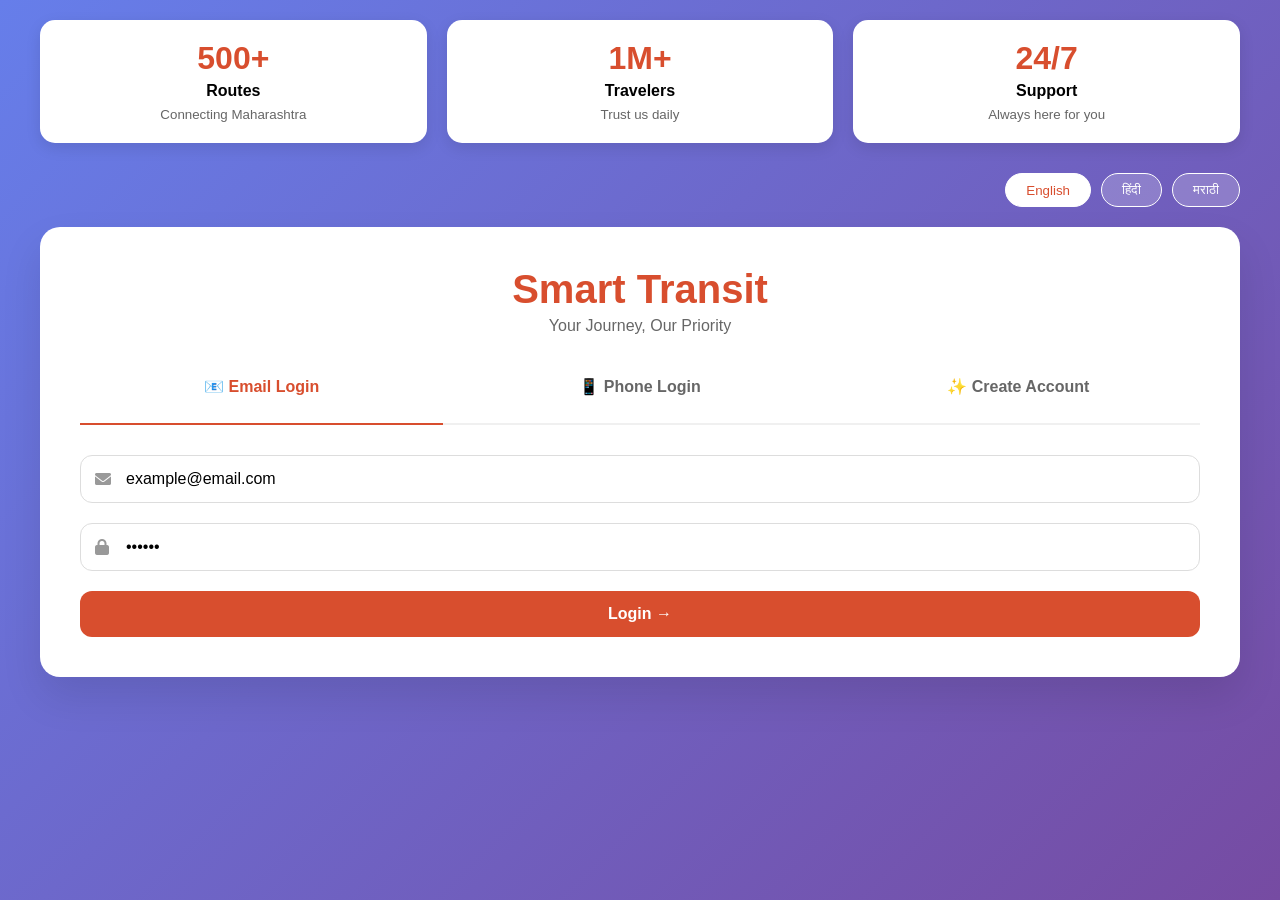
<file: index.html>
<!DOCTYPE html>
<html lang="en">
<head>
    <meta charset="UTF-8">
    <meta name="viewport" content="width=device-width, initial-scale=1.0">
    <title>Smart Transit - Login</title>
    <link rel="stylesheet" href="https://cdnjs.cloudflare.com/ajax/libs/font-awesome/6.0.0-beta3/css/all.min.css">
    <link rel="stylesheet" href="style.css">
</head>
<body>
    <div class="container">
        <!-- Top Stats Bar -->
        <div class="stats-bar">
            <div class="stat-item">
                <h3>500+</h3>
                <p>Routes</p>
                <small>Connecting Maharashtra</small>
            </div>
            <div class="stat-item">
                <h3>1M+</h3>
                <p>Travelers</p>
                <small>Trust us daily</small>
            </div>
            <div class="stat-item">
                <h3>24/7</h3>
                <p>Support</p>
                <small>Always here for you</small>
            </div>
        </div>

        <!-- Language Switcher -->
        <div class="language-bar">
            <button class="lang-btn active" data-lang="en">English</button>
            <button class="lang-btn" data-lang="hi">हिंदी</button>
            <button class="lang-btn" data-lang="mr">मराठी</button>
        </div>

        <!-- Main Login Card -->
        <div class="login-card">
            <h1>Smart Transit</h1>
            <p class="tagline">Your Journey, Our Priority</p>
            
            <div class="login-options">
                <button class="option-btn active" data-login="email">📧 Email Login</button>
                <button class="option-btn" data-login="phone">📱 Phone Login</button>
                <button class="option-btn" data-login="signup">✨ Create Account</button>
            </div>

            <!-- Email Login Form -->
            <div id="email-login-form" class="login-form active">
                <div class="input-field">
                    <i class="fas fa-envelope"></i>
                    <input type="email" id="emailInput" placeholder="Email Address" value="example@email.com">
                </div>
                <div class="input-field">
                    <i class="fas fa-lock"></i>
                    <input type="password" id="passwordInput" placeholder="Password" value="123456">
                </div>
                <button class="btn-primary" onclick="handleEmailLogin()">Login →</button>
            </div>

            <!-- Phone Login Form -->
            <div id="phone-login-form" class="login-form">
                <div class="input-field">
                    <i class="fas fa-phone-alt"></i>
                    <input type="tel" id="phoneNumber" placeholder="Phone Number" value="8767783063">
                </div>
                <button class="btn-primary" onclick="sendOTP()">Send OTP →</button>
                <div id="otp-section" style="display: none; margin-top: 15px;">
                    <div class="input-field">
                        <i class="fas fa-key"></i>
                        <input type="text" id="otpInput" placeholder="Enter 6-digit OTP" maxlength="6">
                    </div>
                    <button class="btn-primary" onclick="verifyOTP()">Verify OTP →</button>
                    <p class="demo-otp">Demo OTP: 123456</p>
                </div>
            </div>

            <!-- Create Account Form -->
            <div id="signup-form" class="login-form">
                <div class="input-field">
                    <i class="fas fa-user"></i>
                    <input type="text" id="fullName" placeholder="Full Name" value="John Doe">
                </div>
                <div class="input-field">
                    <i class="fas fa-envelope"></i>
                    <input type="email" id="signupEmail" placeholder="Email Address" value="example@email.com">
                </div>
                <div class="input-field">
                    <i class="fas fa-phone-alt"></i>
                    <input type="tel" id="signupPhone" placeholder="Phone Number" value="9876543210">
                </div>
                <div class="input-field">
                    <i class="fas fa-lock"></i>
                    <input type="password" id="signupPassword" placeholder="Password">
                </div>
                <button class="btn-primary" onclick="handleSignup()">Create Account →</button>
            </div>
        </div>
    </div>

    <script src="data.js"></script>
    <script src="app.js"></script>
</body>
</html>
</file>
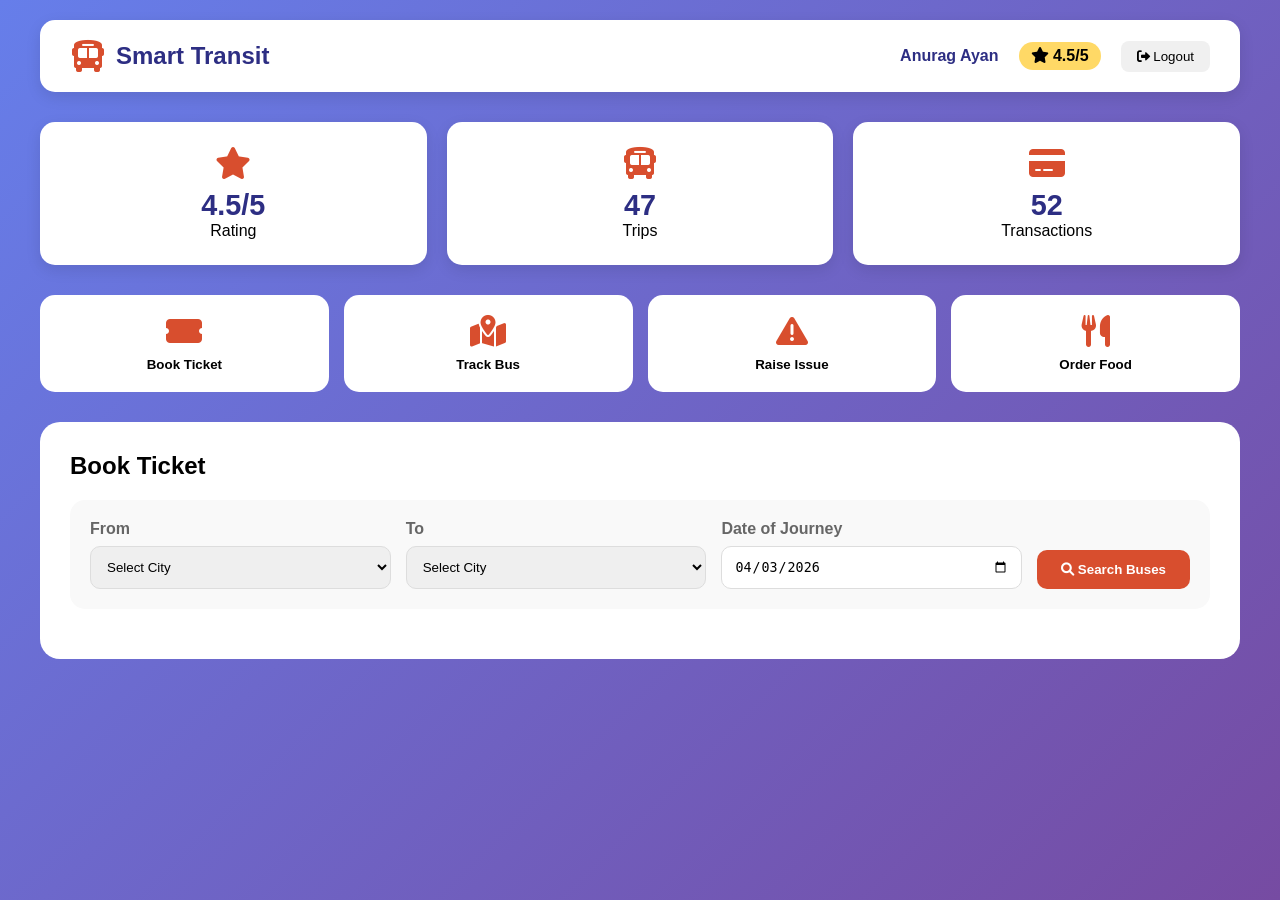
<file: dashboard.html>
<!DOCTYPE html>
<html lang="en">
<head>
    <meta charset="UTF-8">
    <meta name="viewport" content="width=device-width, initial-scale=1.0">
    <title>Smart Transit - Dashboard</title>
    <link rel="stylesheet" href="https://cdnjs.cloudflare.com/ajax/libs/font-awesome/6.0.0-beta3/css/all.min.css">
    <link rel="stylesheet" href="style.css">
</head>
<body>
    <div class="container">
        <!-- Header -->
        <div class="dashboard-header">
            <div class="logo">
                <i class="fas fa-bus"></i>
                <h1>Smart Transit</h1>
            </div>
            <div class="user-info">
                <span id="userName">Anurag Ayan</span>
                <div class="rating">
                    <i class="fas fa-star"></i> 4.5/5
                </div>
                <button onclick="logout()" class="logout-btn">
                    <i class="fas fa-sign-out-alt"></i> Logout
                </button>
            </div>
        </div>

        <!-- Stats Cards -->
        <div class="user-stats">
            <div class="stat-card">
                <i class="fas fa-star"></i>
                <h3>4.5/5</h3>
                <p>Rating</p>
            </div>
            <div class="stat-card">
                <i class="fas fa-bus"></i>
                <h3 id="tripCount">47</h3>
                <p>Trips</p>
            </div>
            <div class="stat-card">
                <i class="fas fa-credit-card"></i>
                <h3 id="transactionCount">52</h3>
                <p>Transactions</p>
            </div>
        </div>

        <!-- Action Buttons -->
        <div class="action-grid">
            <button class="action-card" onclick="showBookTicket()">
                <i class="fas fa-ticket-alt"></i>
                <span>Book Ticket</span>
            </button>
            <button class="action-card" onclick="showTrackBus()">
                <i class="fas fa-map-marked-alt"></i>
                <span>Track Bus</span>
            </button>
            <button class="action-card" onclick="showRaiseIssue()">
                <i class="fas fa-exclamation-triangle"></i>
                <span>Raise Issue</span>
            </button>
            <button class="action-card" onclick="showOrderFood()">
                <i class="fas fa-utensils"></i>
                <span>Order Food</span>
            </button>
        </div>

        <!-- Dynamic Content Area -->
        <div id="main-content">
            <!-- Booking Section -->
            <div class="booking-section">
                <h2>Book Ticket</h2>
                <div class="search-form">
                    <div class="form-row">
                        <div class="input-group">
                            <label>From</label>
                            <select id="fromCity" class="city-select">
                                <option value="">Select City</option>
                            </select>
                        </div>
                        <div class="input-group">
                            <label>To</label>
                            <select id="toCity" class="city-select">
                                <option value="">Select City</option>
                            </select>
                        </div>
                        <div class="input-group">
                            <label>Date of Journey</label>
                            <input type="date" id="travelDate" value="2026-04-03">
                        </div>
                        <button onclick="searchBuses()" class="search-btn">
                            <i class="fas fa-search"></i> Search Buses
                        </button>
                    </div>
                </div>
                <div id="bus-list"></div>
            </div>
        </div>
    </div>

    <script src="data.js"></script>
    <script src="app.js"></script>
</body>
</html>
</file>
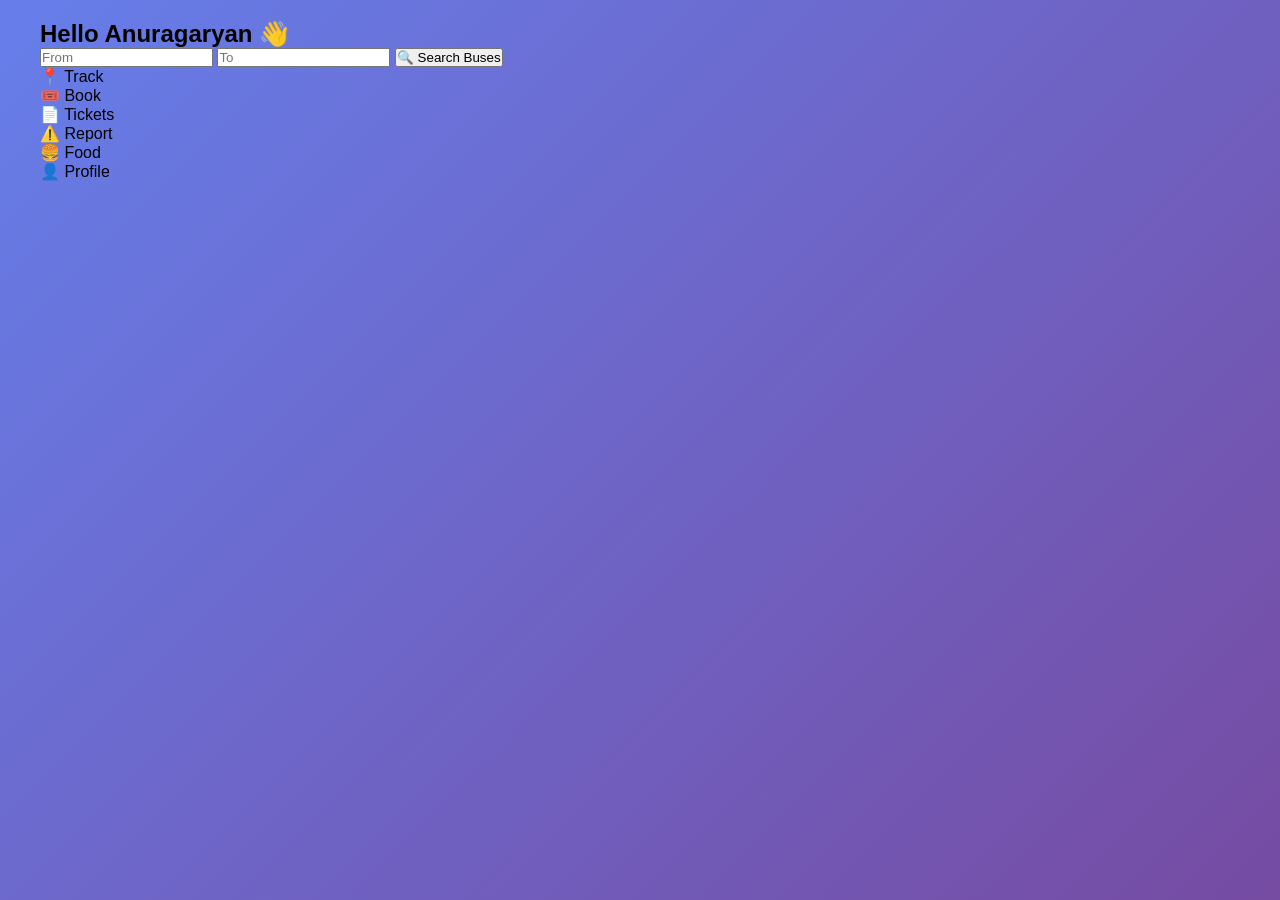
<file: home.html>
<!DOCTYPE html>
<html>
<head>
<title>Home</title>
<link rel="stylesheet" href="style.css">
</head>

<body>

<div class="container">

<h2>Hello Anuragaryan 👋</h2>

<div class="card">

<input list="cities" id="from" placeholder="From">
<input list="cities" id="to" placeholder="To">

<datalist id="cities">
<option>Mumbai</option>
<option>Pune</option>
<option>Nashik</option>
<option>Nagpur</option>
<option>Aurangabad</option>
<option>Kolhapur</option>
<option>Solapur</option>
<option>Satara</option>
<option>Thane</option>
<option>Jalgaon</option>
<option>Latur</option>
<option>Amravati</option>
</datalist>

<button class="btn" onclick="searchBus()">🔍 Search Buses</button>

</div>

<div id="busList"></div>

<div class="grid">
<div class="feature-card" onclick="location.href='track.html'">📍 Track</div>
<div class="feature-card" onclick="location.href='booking.html'">🎟️ Book</div>
<div class="feature-card" onclick="location.href='ticket.html'">📄 Tickets</div>
<div class="feature-card" onclick="location.href='report.html'">⚠️ Report</div>
<div class="feature-card" onclick="location.href='food.html'">🍔 Food</div>
<div class="feature-card" onclick="location.href='profile.html'">👤 Profile</div>
</div>

</div>

<script>
function searchBus(){
  let list = document.getElementById("busList");
  list.innerHTML="";

  for(let i=1;i<=20;i++){
    list.innerHTML += `
    <div class="bus-card">
    <b>MH15KW${1000+i}</b><br>
    ${document.getElementById("from").value} → ${document.getElementById("to").value}<br>
    Time: ${6+i}:00 AM<br>
    <button onclick="location.href='booking.html'">Book</button>
    </div>`;
  }
}
</script>

</body>
</html>
</file>
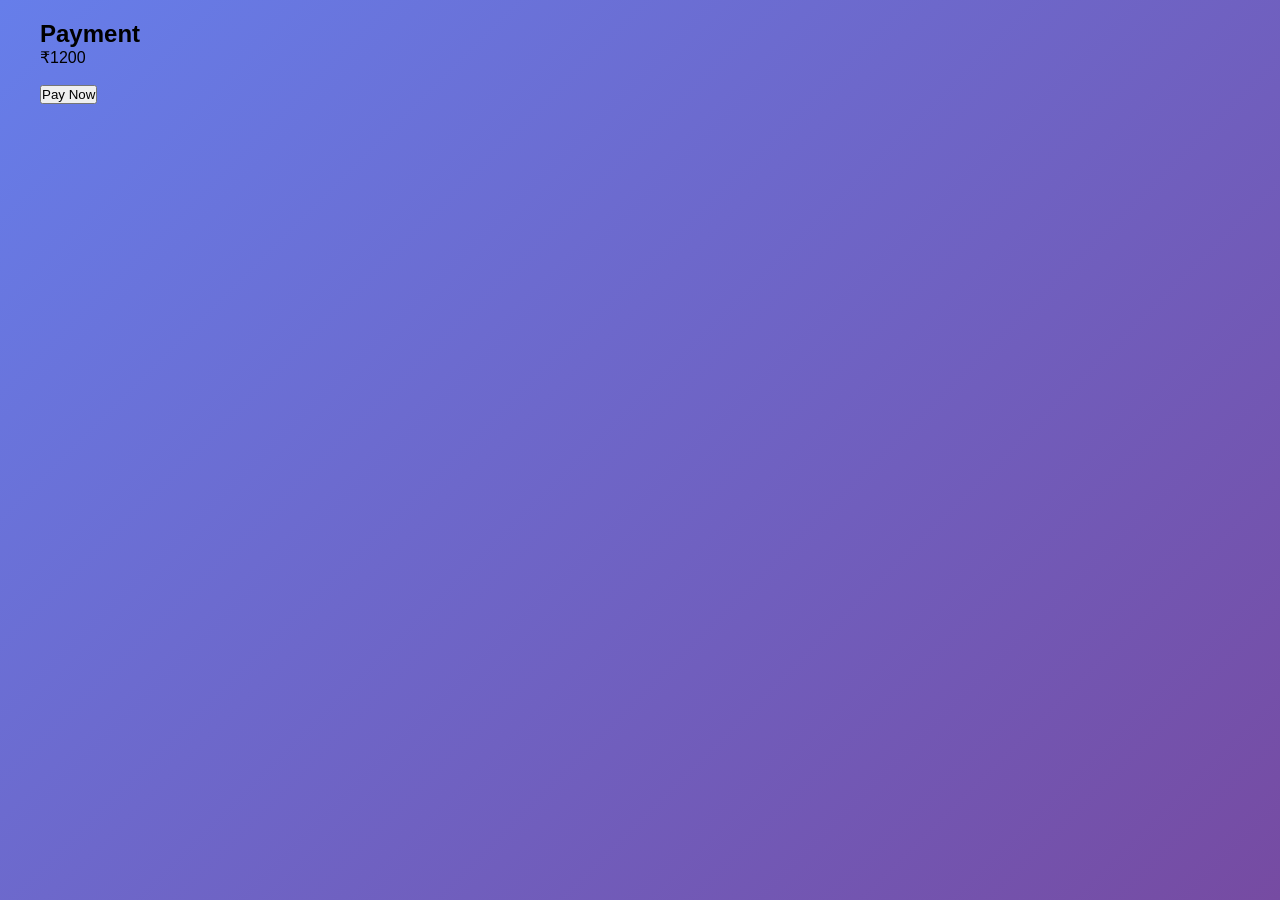
<file: payment.html>
<!DOCTYPE html>
<html>
<head>
<title>Payment</title>
<link rel="stylesheet" href="style.css">
</head>

<body>

<div class="container">

<h2>Payment</h2>

<div class="card">
₹1200<br><br>
<button class="btn" onclick="pay()">Pay Now</button>
</div>

</div>

<script>
function pay(){
  alert("Payment Successful");
  window.location="ticket.html";
}
</script>

</body>
</html>
</file>
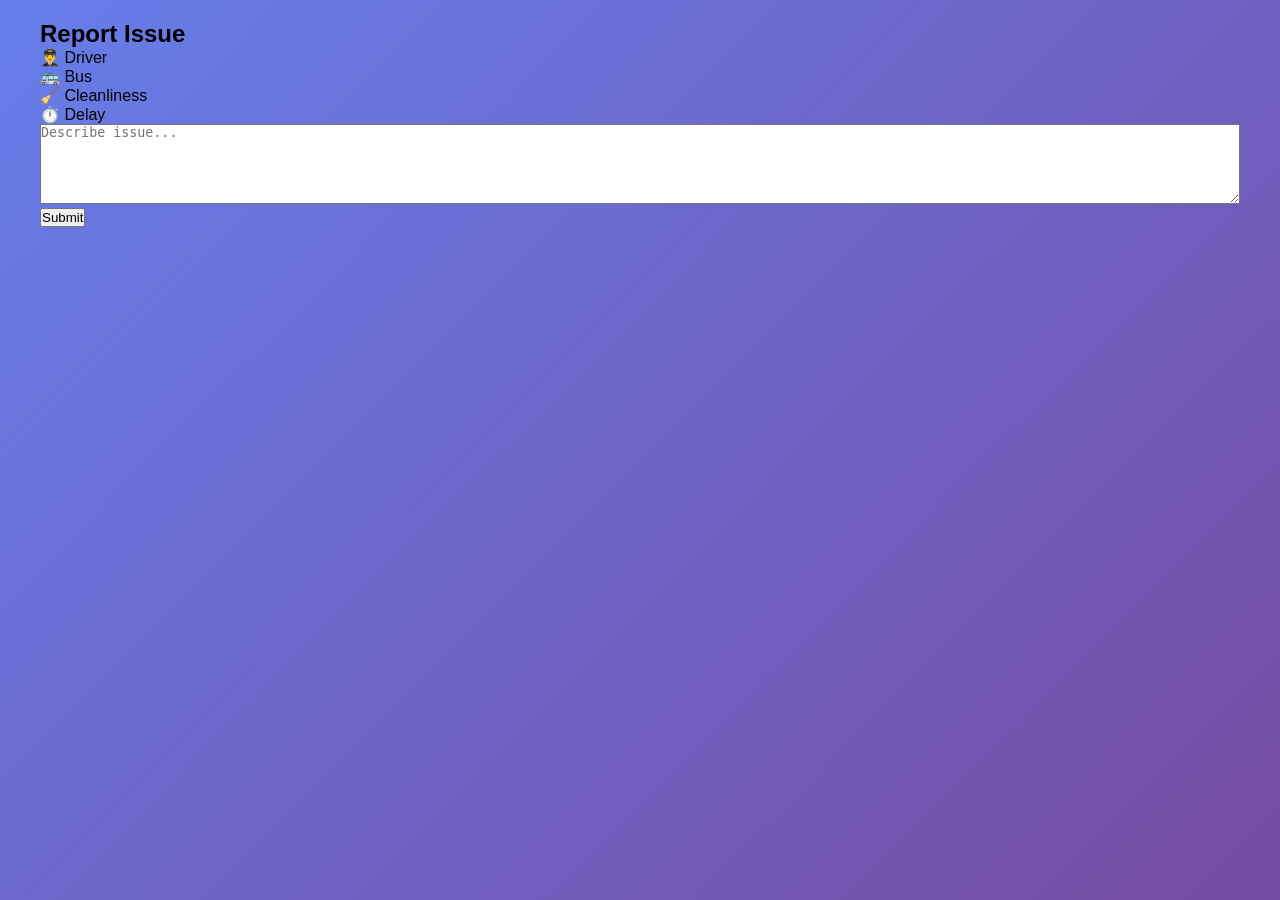
<file: report.html>
<!DOCTYPE html>
<html>
<head>
<title>Report Issue</title>
<link rel="stylesheet" href="style.css">
</head>

<body>

<div class="container">

<h2>Report Issue</h2>

<div class="grid">

<div class="feature-card" onclick="selectIssue('Driver Issue')">👨‍✈️ Driver</div>

<div class="feature-card" onclick="selectIssue('Bus Issue')">🚌 Bus</div>

<div class="feature-card" onclick="selectIssue('Cleanliness')">🧹 Cleanliness</div>

<div class="feature-card" onclick="selectIssue('Delay Problem')">⏱️ Delay</div>

</div>

<div class="card">
<textarea id="desc" placeholder="Describe issue..." style="width:100%;height:80px;"></textarea>
<button class="btn" onclick="submitIssue()">Submit</button>
</div>

</div>

<script>
let issueType="";

function selectIssue(type){
  issueType = type;
  alert(type + " selected");
}

function submitIssue(){
  if(issueType==""){
    alert("Select issue");
    return;
  }

  alert("Issue submitted ✅");
  window.location.href="home.html";
}
</script>

</body>
</html>
</file>
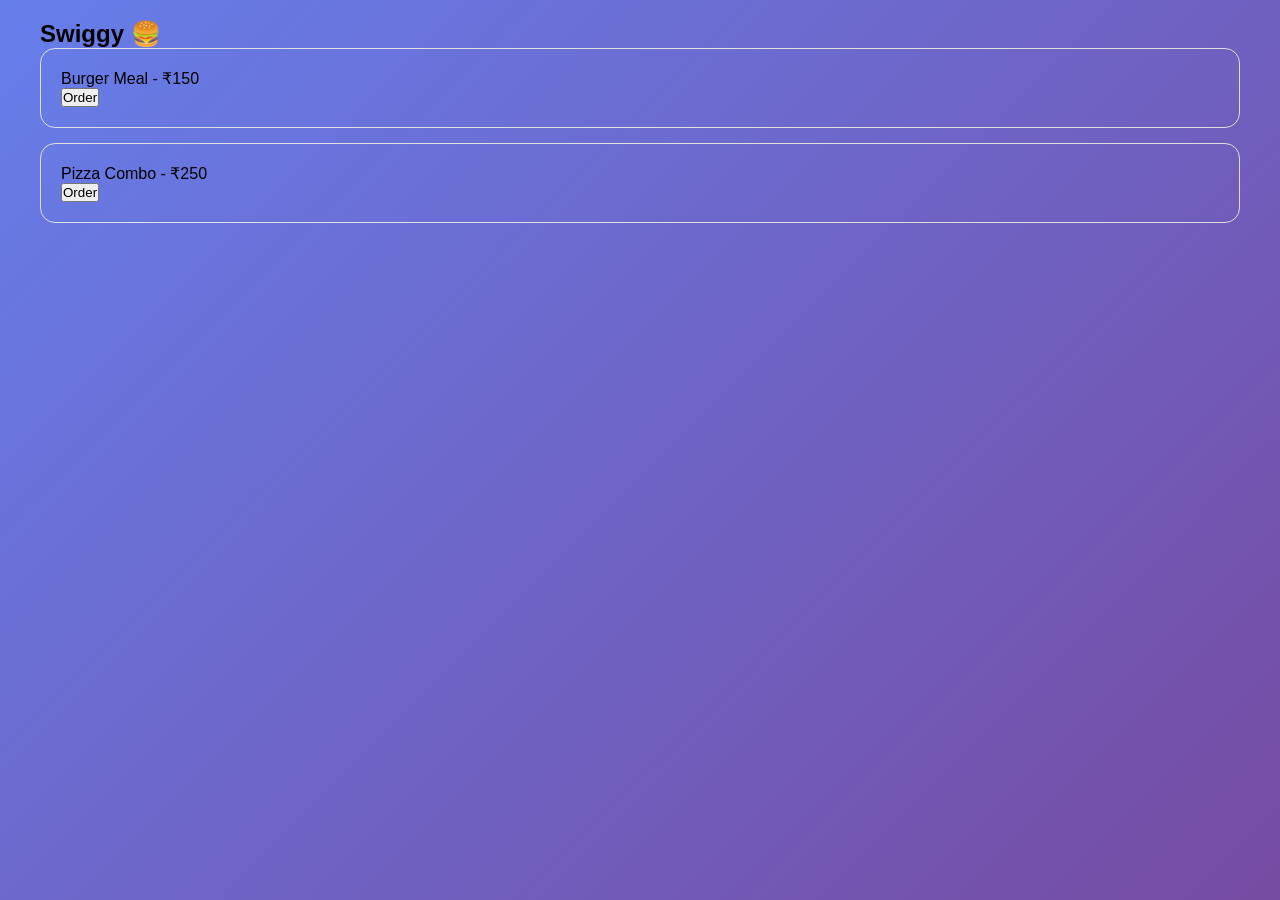
<file: swiggy.html>
<!DOCTYPE html>
<html>
<head>
<title>Swiggy</title>
<link rel="stylesheet" href="style.css">
</head>

<body>

<div class="container">

<h2>Swiggy 🍔</h2>

<div class="bus-card">
Burger Meal - ₹150<br>
<button onclick="order()">Order</button>
</div>

<div class="bus-card">
Pizza Combo - ₹250<br>
<button onclick="order()">Order</button>
</div>

</div>

<script>
function order(){
  alert("Order placed on Swiggy ✅");
  window.location.href="home.html";
}
</script>

</body>
</html>
</file>
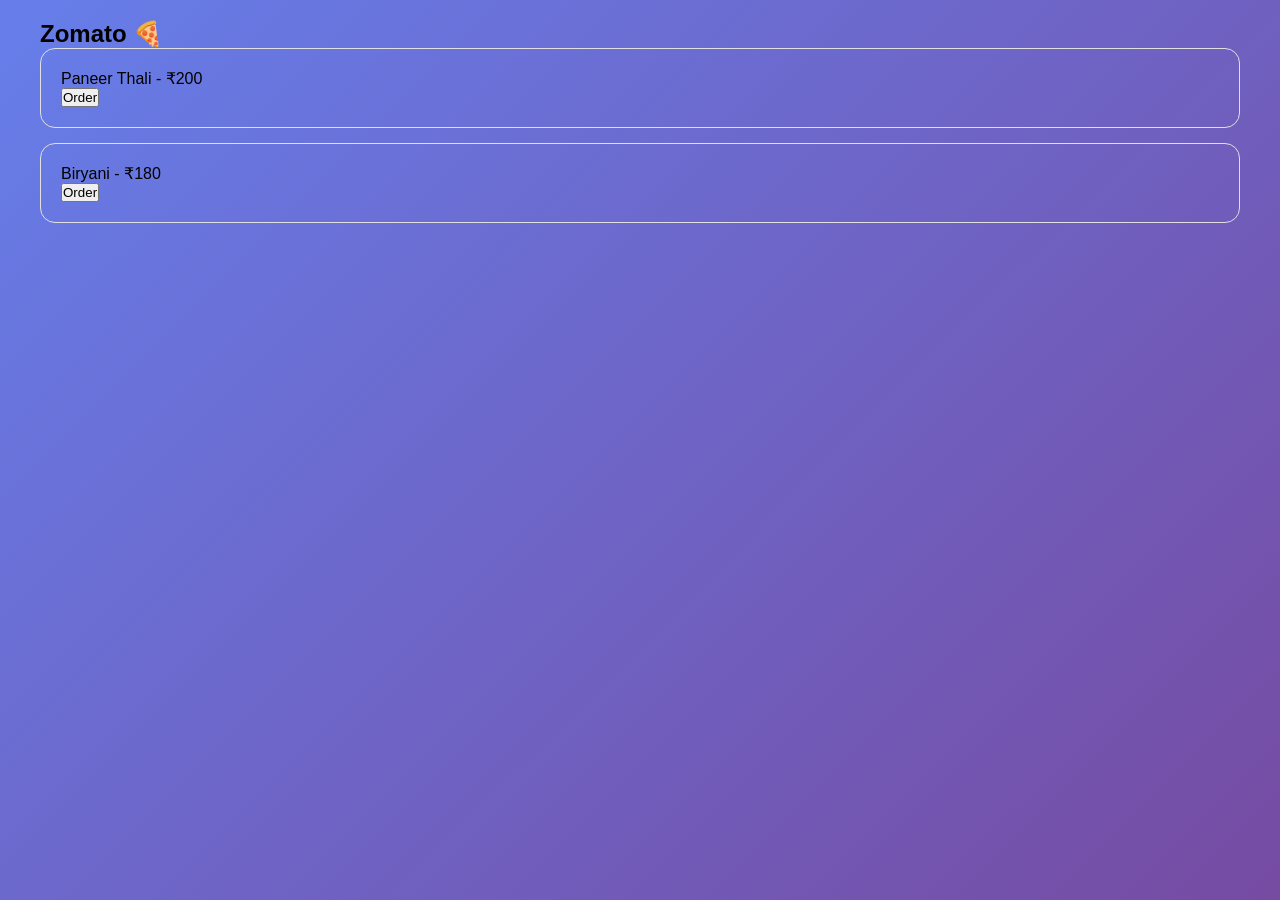
<file: zomato.html>
<!DOCTYPE html>
<html>
<head>
<title>Zomato</title>
<link rel="stylesheet" href="style.css">
</head>

<body>

<div class="container">

<h2>Zomato 🍕</h2>

<div class="bus-card">
Paneer Thali - ₹200<br>
<button onclick="order()">Order</button>
</div>

<div class="bus-card">
Biryani - ₹180<br>
<button onclick="order()">Order</button>
</div>

</div>

<script>
function order(){
  alert("Order placed on Zomato ✅");
  window.location.href="home.html";
}
</script>

</body>
</html>
</file>
<file: style.css>
* {
    margin: 0;
    padding: 0;
    box-sizing: border-box;
}

body {
    font-family: -apple-system, BlinkMacSystemFont, 'Segoe UI', Roboto, sans-serif;
    background: linear-gradient(135deg, #667eea 0%, #764ba2 100%);
    min-height: 100vh;
    padding: 20px;
}

.container {
    max-width: 1200px;
    margin: 0 auto;
}

/* Stats Bar */
.stats-bar {
    display: grid;
    grid-template-columns: repeat(3, 1fr);
    gap: 20px;
    margin-bottom: 30px;
}

.stat-item {
    background: white;
    padding: 20px;
    text-align: center;
    border-radius: 15px;
    box-shadow: 0 5px 15px rgba(0,0,0,0.1);
    transition: transform 0.3s;
}

.stat-item:hover {
    transform: translateY(-5px);
}

.stat-item h3 {
    font-size: 2rem;
    color: #d84e2e;
}

.stat-item p {
    font-weight: 600;
    margin: 5px 0;
}

.stat-item small {
    color: #666;
}

/* Language Bar */
.language-bar {
    display: flex;
    justify-content: flex-end;
    gap: 10px;
    margin-bottom: 20px;
}

.lang-btn {
    padding: 8px 20px;
    border: 1px solid white;
    background: rgba(255,255,255,0.2);
    color: white;
    border-radius: 25px;
    cursor: pointer;
    transition: all 0.3s;
}

.lang-btn.active,
.lang-btn:hover {
    background: white;
    color: #d84e2e;
}

/* Login Card */
.login-card {
    background: white;
    border-radius: 20px;
    padding: 40px;
    box-shadow: 0 20px 40px rgba(0,0,0,0.1);
    text-align: center;
}

.login-card h1 {
    color: #d84e2e;
    font-size: 2.5rem;
    margin-bottom: 5px;
}

.tagline {
    color: #666;
    margin-bottom: 30px;
}

.login-options {
    display: flex;
    gap: 15px;
    margin-bottom: 30px;
    border-bottom: 2px solid #f0f0f0;
    padding-bottom: 15px;
}

.option-btn {
    flex: 1;
    padding: 12px;
    border: none;
    background: none;
    font-size: 1rem;
    font-weight: 600;
    cursor: pointer;
    color: #666;
    transition: all 0.3s;
    position: relative;
}

.option-btn.active {
    color: #d84e2e;
}

.option-btn.active::after {
    content: '';
    position: absolute;
    bottom: -17px;
    left: 0;
    right: 0;
    height: 2px;
    background: #d84e2e;
}

.login-form {
    display: none;
    animation: fadeIn 0.3s ease;
}

.login-form.active {
    display: block;
}

.input-field {
    position: relative;
    margin-bottom: 20px;
}

.input-field i {
    position: absolute;
    left: 15px;
    top: 50%;
    transform: translateY(-50%);
    color: #999;
}

.input-field input,
.input-field select {
    width: 100%;
    padding: 14px 15px 14px 45px;
    border: 1px solid #ddd;
    border-radius: 12px;
    font-size: 1rem;
    transition: all 0.3s;
}

.input-field input:focus {
    outline: none;
    border-color: #d84e2e;
    box-shadow: 0 0 0 3px rgba(216,78,46,0.1);
}

.btn-primary {
    width: 100%;
    padding: 14px;
    background: #d84e2e;
    color: white;
    border: none;
    border-radius: 12px;
    font-size: 1rem;
    font-weight: 600;
    cursor: pointer;
    transition: all 0.3s;
}

.btn-primary:hover {
    background: #b13b1f;
    transform: translateY(-2px);
    box-shadow: 0 5px 15px rgba(216,78,46,0.3);
}

.demo-otp {
    text-align: center;
    margin-top: 15px;
    color: #999;
    font-size: 0.85rem;
}

/* Dashboard Styles */
.dashboard-header {
    background: white;
    border-radius: 15px;
    padding: 20px 30px;
    display: flex;
    justify-content: space-between;
    align-items: center;
    margin-bottom: 30px;
    box-shadow: 0 5px 15px rgba(0,0,0,0.1);
}

.logo {
    display: flex;
    align-items: center;
    gap: 10px;
}

.logo i {
    font-size: 2rem;
    color: #d84e2e;
}

.logo h1 {
    color: #2d2e83;
    font-size: 1.5rem;
}

.user-info {
    display: flex;
    align-items: center;
    gap: 20px;
}

.user-info span {
    font-weight: 600;
    color: #2d2e83;
}

.rating {
    background: #ffd966;
    padding: 5px 12px;
    border-radius: 20px;
    font-weight: 600;
}

.logout-btn {
    padding: 8px 16px;
    background: #f0f0f0;
    border: none;
    border-radius: 8px;
    cursor: pointer;
    transition: all 0.3s;
}

.logout-btn:hover {
    background: #d84e2e;
    color: white;
}

.user-stats {
    display: grid;
    grid-template-columns: repeat(3, 1fr);
    gap: 20px;
    margin-bottom: 30px;
}

.stat-card {
    background: white;
    padding: 25px;
    text-align: center;
    border-radius: 15px;
    box-shadow: 0 5px 15px rgba(0,0,0,0.1);
}

.stat-card i {
    font-size: 2rem;
    color: #d84e2e;
    margin-bottom: 10px;
}

.stat-card h3 {
    font-size: 1.8rem;
    color: #2d2e83;
}

.action-grid {
    display: grid;
    grid-template-columns: repeat(4, 1fr);
    gap: 15px;
    margin-bottom: 30px;
}

.action-card {
    background: white;
    padding: 20px;
    border: none;
    border-radius: 15px;
    cursor: pointer;
    transition: all 0.3s;
    text-align: center;
}

.action-card i {
    font-size: 2rem;
    color: #d84e2e;
    display: block;
    margin-bottom: 10px;
}

.action-card span {
    font-weight: 600;
}

.action-card:hover {
    transform: translateY(-5px);
    box-shadow: 0 10px 20px rgba(0,0,0,0.1);
}

/* Booking Section */
.booking-section {
    background: white;
    border-radius: 20px;
    padding: 30px;
}

.search-form {
    background: #f9f9f9;
    padding: 20px;
    border-radius: 15px;
    margin: 20px 0;
}

.form-row {
    display: grid;
    grid-template-columns: 1fr 1fr 1fr auto;
    gap: 15px;
    align-items: end;
}

.input-group label {
    display: block;
    margin-bottom: 8px;
    font-weight: 600;
    color: #666;
}

.input-group input,
.input-group select {
    width: 100%;
    padding: 12px;
    border: 1px solid #ddd;
    border-radius: 10px;
}

.search-btn {
    padding: 12px 24px;
    background: #d84e2e;
    color: white;
    border: none;
    border-radius: 10px;
    cursor: pointer;
    font-weight: 600;
}

/* Bus Card */
.bus-card {
    border: 1px solid #e0e0e0;
    border-radius: 15px;
    padding: 20px;
    margin-bottom: 15px;
    cursor: pointer;
    transition: all 0.3s;
}

.bus-card:hover {
    box-shadow: 0 5px 20px rgba(0,0,0,0.1);
    transform: translateX(5px);
}

.bus-header {
    display: flex;
    justify-content: space-between;
    align-items: center;
    margin-bottom: 15px;
}

.bus-operator {
    font-weight: bold;
    font-size: 1.1rem;
    color: #2d2e83;
}

.bus-number {
    color: #666;
    font-size: 0.85rem;
}

.bus-rating {
    background: #ffd966;
    padding: 4px 10px;
    border-radius: 20px;
    font-weight: 600;
}

.bus-timing {
    display: grid;
    grid-template-columns: 1fr auto 1fr;
    gap: 20px;
    margin: 15px 0;
    text-align: center;
}

.time {
    font-size: 1.2rem;
    font-weight: bold;
}

.duration {
    color: #666;
    font-size: 0.85rem;
}

.bus-footer {
    display: flex;
    justify-content: space-between;
    align-items: center;
    margin-top: 15px;
    padding-top: 15px;
    border-top: 1px solid #e0e0e0;
}

.seats-available {
    color: #4caf50;
    font-weight: 600;
}

.price {
    font-size: 1.3rem;
    font-weight: bold;
    color: #d84e2e;
}

/* Seat Selection */
.seat-layout {
    display: grid;
    grid-template-columns: repeat(4, 1fr);
    gap: 15px;
    max-width: 400px;
    margin: 20px auto;
}

.seat {
    padding: 15px;
    text-align: center;
    border: 2px solid #ddd;
    border-radius: 10px;
    cursor: pointer;
    transition: all 0.3s;
}

.seat.available {
    background: #e8f5e9;
    border-color: #4caf50;
}

.seat.selected {
    background: #d84e2e;
    color: white;
    border-color: #d84e2e;
}

.seat.booked {
    background: #f5f5f5;
    border-color: #ccc;
    cursor: not-allowed;
    text-decoration: line-through;
}

/* Animations */
@keyframes fadeIn {
    from {
        opacity: 0;
        transform: translateY(10px);
    }
    to {
        opacity: 1;
        transform: translateY(0);
    }
}

/* Responsive */
@media (max-width: 768px) {
    .form-row {
        grid-template-columns: 1fr;
    }
    
    .action-grid {
        grid-template-columns: repeat(2, 1fr);
    }
    
    .user-stats {
        grid-template-columns: 1fr;
    }
    
    .dashboard-header {
        flex-direction: column;
        gap: 15px;
    }
}
</file>
